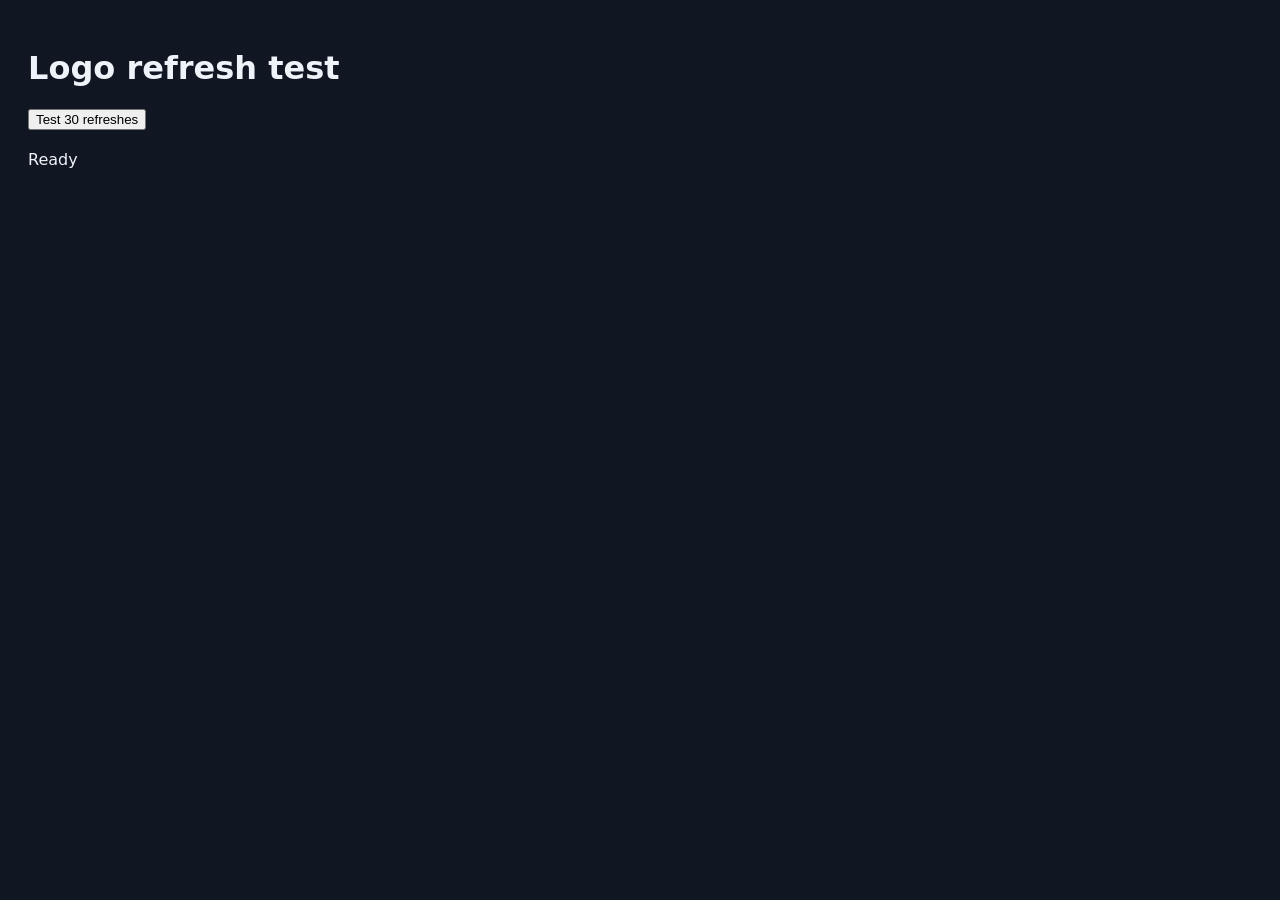
<file: tests/company-logos.browser.html>
<!doctype html>
<meta charset="utf-8">
<meta name="viewport" content="width=device-width, initial-scale=1">
<title>Company logo refresh regression</title>
<link rel="stylesheet" href="../css/company-logos.css">
<style>body{font:16px system-ui;background:#101722;color:#eef3f9;padding:20px}.stock{margin:20px 0}.s-nm{font-size:13px}#result{white-space:pre-wrap;line-height:1.7}</style>
<h1>Logo refresh test</h1>
<button id="run">Test 30 refreshes</button>
<p id="result" role="status">Ready</p>
<div id="fixture"></div>
<script type="module">
import '../js/company-logos.js';
const fixture=document.getElementById('fixture'),result=document.getElementById('result');
const markup=`<div class="stock"><div class="s-tk">RNO.PA</div><div class="s-nm">Renault</div></div>
<div class="stock"><div class="s-tk">ZOMD.V</div><div class="s-nm">Zoomd Technologies</div></div>
<div data-ticker="RNO.PA"><span class="ticker-mark">RNO</span><b>Renault (second visible copy)</b></div>`;
const frame=()=>new Promise(resolve=>requestAnimationFrame(resolve));
const check=(ok,message)=>{if(!ok)throw new Error(message);};
document.getElementById('run').onclick=async()=>{
 try{
  fixture.innerHTML=markup;await frame();
  const originals=[...fixture.querySelectorAll('.company-logo img')];
  check(originals.length===3,'Missing logos before first paint');
  check(new Set(originals).size===3,'Concurrent copies must use separate images');
  await Promise.all(originals.map(img=>img.complete&&img.naturalWidth?Promise.resolve():new Promise((resolve,reject)=>{img.addEventListener('load',resolve,{once:true});img.addEventListener('error',reject,{once:true});})));
  for(let n=0;n<30;n++){
   fixture.innerHTML=markup;await frame();
   const current=[...fixture.querySelectorAll('.company-logo img')];
   check(current.length===3,'Missing logo on refresh '+n);
   current.forEach((img,i)=>{
    check(img===originals[i],'Decoded image replaced on refresh '+n);
    check(img.complete&&img.naturalWidth>0,'Image not ready on refresh '+n);
    check(getComputedStyle(img).opacity==='1','Logo hidden on refresh '+n);
   });
  }
  result.textContent='PASS: 30 refreshes.\nSame decoded images reused.\nNo missing or hidden logos before paint.\nConcurrent copies remain separate.';
 }catch(error){result.textContent='FAIL: '+error.message;console.error(error);}
};
</script>
</file>
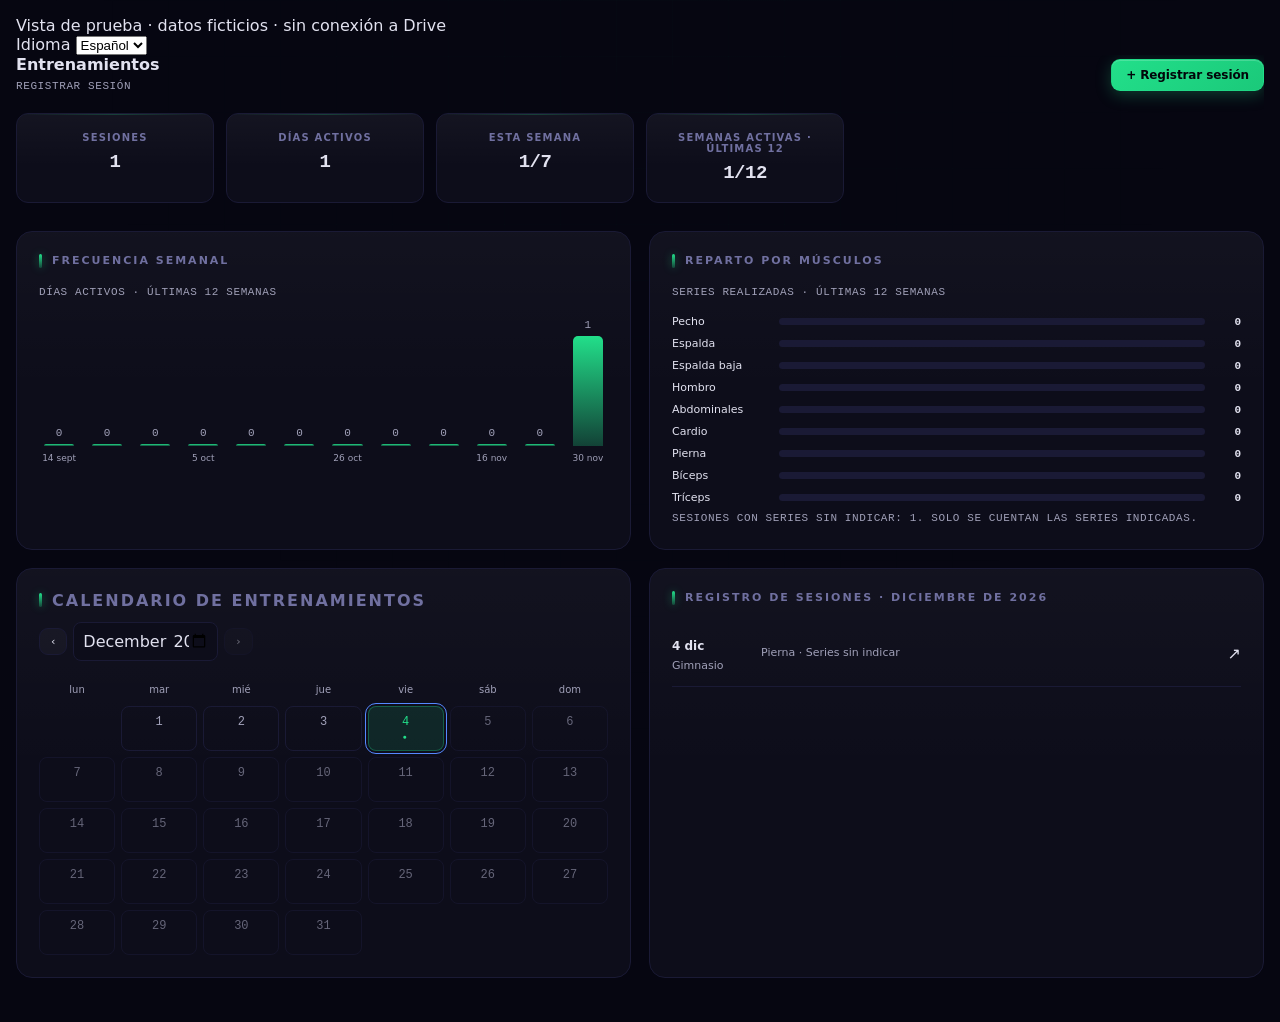
<file: tests/training-preview.html>
<!doctype html><html lang="es"><meta charset="utf-8"><meta name="viewport" content="width=device-width, initial-scale=1">
<title>Gym sets · isolated test</title><link rel="stylesheet" href="/css/styles.css"><link rel="stylesheet" href="/css/life.css">
<body style="padding:16px"><p>Vista de prueba · datos ficticios · sin conexión a Drive</p>
<label>Idioma <select id="testLanguage"><option value="es">Español</option><option value="en">English</option></select></label>
<main id="trainingDashboard"></main><div class="overlay" id="ov"><div class="modal" id="mod"></div></div>
<script type="module">
import {D,setAuthed} from '/js/state.js';
import {today,DEFAULT_ACTIVITIES} from '/js/life-schema.js';
import {renderTraining} from '/js/training.js';
import {initI18n} from '/js/i18n.js';
Object.assign(D,JSON.parse(sessionStorage.getItem('gym-test')||'null')||{preferences:{language:'es',theme:'dark'},activities:structuredClone(DEFAULT_ACTIVITIES),workouts:[{id:'old',date:today(),mode:'gym',muscles:['legs']}]});
setAuthed(true);initI18n();renderTraining();
document.getElementById('testLanguage').value=D.preferences.language;
document.getElementById('testLanguage').onchange=e=>{D.preferences.language=e.target.value;renderTraining();};
</script></body></html>
</file>
<file: css/company-logos.css>
.company-logo{--logo-bg:#fff;position:relative;display:inline-flex;align-items:center;justify-content:center;width:40px;height:40px;min-width:40px;flex:0 0 40px;border-radius:9px;overflow:hidden;background:var(--bg-card-2,var(--panel2,#19212c));border:1px solid var(--border,var(--line,#28313e));vertical-align:middle;color:var(--text-dim,var(--muted,#909aaa));isolation:isolate}
.company-logo img{position:absolute;inset:0;display:block;width:100%;height:100%;object-fit:contain;padding:5px;background:var(--logo-bg);z-index:1}
.company-logo.logo-loaded img{opacity:1}.company-logo .company-initials{font:600 10px system-ui,sans-serif;letter-spacing:0;text-transform:uppercase;white-space:nowrap}
.company-heading{display:flex;align-items:center;gap:10px;min-width:0}.company-heading-text{min-width:0}.company-heading .s-nm{overflow-wrap:anywhere}.company-heading .s-tk{line-height:1.5}
.company-label{display:flex;align-items:center;gap:9px;min-width:0}.company-label-text{min-width:0;overflow-wrap:anywhere}.company-label-text>small{display:block}
.company-logo.company-logo-small{width:28px;height:28px;min-width:28px;flex-basis:28px;border-radius:7px}.company-logo-small img{padding:3px}.company-logo-small .company-initials{font-size:8px}
.company-logo.ticker-mark{display:inline-flex;background:var(--panel2,#19212c);color:var(--muted,#909aaa);width:36px;height:36px;min-width:36px;flex-basis:36px;padding:0}
.company-watch-identity{display:inline-flex;align-items:center;gap:9px;min-width:0}.company-detail-title{display:flex;align-items:center;gap:12px}
#tradesTable th:nth-child(2),#tradesTable tbody td:nth-child(2){min-width:220px}
#tradesTable .company-label-text{overflow-wrap:normal;word-break:normal}
@media(max-width:540px){.company-heading{gap:8px}.company-heading>.company-logo{width:34px;height:34px;min-width:34px;flex-basis:34px}.company-logo.company-logo-small{width:25px;height:25px;min-width:25px;flex-basis:25px}.company-label{gap:7px}.company-logo.ticker-mark{width:32px;height:32px;min-width:32px;flex-basis:32px}.company-detail-title{gap:9px}.company-detail-title .company-logo{width:32px;height:32px;min-width:32px;flex-basis:32px}}
</file>
<file: css/styles.css>
/* ============================================================
   Track CMG — Premium fintech dashboard
   Design system: dark-first, glassmorphism, gradient accents.
   IMPORTANT: All CSS variable names + hex values are preserved
   because Chart.js references them hard-coded in js/.
   ============================================================ */

/* ── Tokens ───────────────────────────────────────────── */
:root{
  /* Backgrounds (--bg-card and --bg-hover are read by JS) */
  --bg:#060611;
  --bg-2:#08081a;
  --bg-card:#0d0d1a;
  --bg-card-2:#11112a;
  --bg-hover:#161630;
  --bg-elev:#14142e;

  /* Borders (--border and --border-focus referenced by JS) */
  --border:#1a1a35;
  --border-focus:#2d2d55;
  --border-soft:rgba(255,255,255,.04);

  /* Text (--text, --text-dim, --text-muted referenced by JS) */
  --text:#e2e2f0;
  --text-dim:#a0a0b8;
  --text-muted:#7070a0;

  /* Brand & semantic (all referenced by JS / Chart.js) */
  --green:#22df8a;        --green-bg:rgba(34,223,138,.08);
  --red:#ff4466;          --red-bg:rgba(255,68,102,.08);
  --blue:#5588ff;         --blue-bg:rgba(85,136,255,.08);
  --amber:#ffaa22;        --amber-bg:rgba(255,170,34,.08);
  --purple:#aa66ff;       --purple-bg:rgba(170,102,255,.08);
  --cyan:#22dddd;

  /* Type */
  --ff-sans:'Sora',system-ui,-apple-system,sans-serif;
  --ff-mono:'IBM Plex Mono',ui-monospace,'Cascadia Code','Menlo',monospace;
}

/* ── Base ───────────────────────────────────────────── */
*{margin:0;padding:0;box-sizing:border-box}
html,body{
  background:var(--bg);
  color:var(--text);
  font-family:var(--ff-sans);
  -webkit-font-smoothing:antialiased;
  -moz-osx-font-smoothing:grayscale;
  text-rendering:optimizeLegibility;
}
body{min-height:100vh;font-feature-settings:'cv11','ss01'}

/* Aurora gradient backdrop */
.bg-mesh{
  position:fixed;inset:0;z-index:0;pointer-events:none;
  background:
    radial-gradient(ellipse 720px 500px at 12% 8%,rgba(34,223,138,.08),transparent 60%),
    radial-gradient(ellipse 600px 600px at 88% 18%,rgba(85,136,255,.06),transparent 60%),
    radial-gradient(ellipse 500px 400px at 50% 92%,rgba(170,102,255,.05),transparent 60%);
}
.scanline{
  position:fixed;inset:0;z-index:0;pointer-events:none;
  opacity:.018;
  background:repeating-linear-gradient(0deg,transparent 0,transparent 2px,rgba(255,255,255,.05) 2px,rgba(255,255,255,.05) 3px);
  mix-blend-mode:overlay;
}
/* Subtle grid overlay (Stripe-like) */
body::before{
  content:'';
  position:fixed;inset:0;z-index:0;pointer-events:none;
  background-image:
    linear-gradient(rgba(34,223,138,.025) 1px,transparent 1px),
    linear-gradient(90deg,rgba(34,223,138,.025) 1px,transparent 1px);
  background-size:56px 56px;
  -webkit-mask-image:radial-gradient(ellipse at 50% 0%,rgba(0,0,0,.55),transparent 70%);
          mask-image:radial-gradient(ellipse at 50% 0%,rgba(0,0,0,.55),transparent 70%);
}

.wrap{position:relative;z-index:1;max-width:1380px;margin:0 auto;padding:24px 20px 64px}
main{display:block;min-height:100vh;contain:content}

/* ── Header ────────────────────────────────────────── */
header{
  display:flex;justify-content:space-between;align-items:center;
  flex-wrap:wrap;gap:14px;
  padding:14px 18px;
  margin-bottom:22px;
  background:rgba(10,10,22,.62);
  border:1px solid var(--border);
  border-radius:16px;
  -webkit-backdrop-filter:blur(20px) saturate(180%);
          backdrop-filter:blur(20px) saturate(180%);
  box-shadow:0 1px 0 rgba(255,255,255,.03) inset,0 8px 32px rgba(0,0,0,.4);
}

.brand{display:flex;align-items:center;gap:12px;position:relative}
.brand-mark{
  width:40px;height:40px;border-radius:11px;
  background:linear-gradient(135deg,var(--green),var(--cyan) 50%,var(--blue));
  display:grid;place-items:center;
  font-weight:800;font-size:16px;color:#02060a;
  box-shadow:0 0 0 1px rgba(255,255,255,.08),0 6px 20px rgba(34,223,138,.28);
}
.logo-small{
  width:36px;height:36px;border-radius:11px;object-fit:cover;flex-shrink:0;
  box-shadow:0 0 0 1px rgba(255,255,255,.08),0 4px 18px rgba(34,223,138,.22);
}
.brand h1{
  font-size:18px;font-weight:700;letter-spacing:-.4px;
  background:linear-gradient(180deg,#fff 0%,#b8b8d4 110%);
  -webkit-background-clip:text;background-clip:text;
  -webkit-text-fill-color:transparent;
}
.brand small{
  display:block;
  color:var(--text-muted);font-family:var(--ff-mono);
  font-size:9px;letter-spacing:1.8px;text-transform:uppercase;
  margin-top:2px;
}

.hdr-r{display:flex;align-items:center;justify-content:flex-end;gap:8px;flex-wrap:nowrap;flex:1}

.live-dot{
  width:8px;height:8px;border-radius:50%;
  background:var(--green);
  box-shadow:0 0 0 4px rgba(34,223,138,.16),0 0 14px rgba(34,223,138,.7);
  animation:pulseDot 2s infinite;
}
@keyframes pulseDot{
  0%,100%{box-shadow:0 0 0 4px rgba(34,223,138,.12),0 0 14px rgba(34,223,138,.5)}
  50%{box-shadow:0 0 0 7px rgba(34,223,138,.04),0 0 22px rgba(34,223,138,.85)}
}

.ts{
  font-family:var(--ff-mono);font-size:11px;color:var(--text-dim);
  padding:6px 11px;
  background:rgba(255,255,255,.03);
  border:1px solid var(--border-soft);
  border-radius:7px;letter-spacing:.3px;
}
.sync-status{
  font-family:var(--ff-mono);font-size:10px;
  padding:5px 10px;border-radius:7px;
  border:1px solid var(--border);
  background:rgba(255,255,255,.02);
  text-transform:uppercase;letter-spacing:1.2px;font-weight:600;
}

/* ── Tabs (segmented pill bar) ───────────────────── */
.tab-bar{
  display:flex;gap:4px;padding:6px;
  margin-bottom:28px;
  background:rgba(10,10,22,.6);
  border:1px solid var(--border);
  border-radius:14px;
  overflow-x:auto;
  -webkit-overflow-scrolling:touch;
  -webkit-backdrop-filter:blur(20px) saturate(180%);
          backdrop-filter:blur(20px) saturate(180%);
}
.tab-bar::-webkit-scrollbar{display:none}
.tab-btn{
  padding:10px 18px;
  border:1px solid transparent;
  background:transparent;
  color:var(--text-muted);
  font-family:var(--ff-sans);
  font-size:13px;font-weight:500;
  cursor:pointer;
  transition:all .2s cubic-bezier(.4,0,.2,1);
  border-radius:10px;
  white-space:nowrap;
  position:relative;
  letter-spacing:-.1px;
}
.tab-btn:hover{color:var(--text);background:rgba(255,255,255,.03)}
.tab-btn.active{
  color:var(--text);
  background:linear-gradient(180deg,rgba(34,223,138,.16) 0%,rgba(34,223,138,.06) 100%);
  border-color:rgba(34,223,138,.24);
  box-shadow:0 0 0 1px rgba(34,223,138,.12),0 6px 20px rgba(34,223,138,.1);
}
.tab-content{display:none}
.tab-content.active{display:block;animation:tabIn .3s ease}
@keyframes tabIn{from{opacity:0;transform:translateY(6px)}to{opacity:1;transform:none}}

/* ── Buttons ───────────────────────────────────────── */
.btn{
  padding:8px 14px;border-radius:9px;
  border:1px solid var(--border);
  background:rgba(255,255,255,.03);
  color:var(--text);
  cursor:pointer;
  font-family:var(--ff-sans);
  font-size:12px;font-weight:500;
  transition:all .18s ease;
  display:inline-flex;align-items:center;gap:6px;
  letter-spacing:-.1px;
}
.btn:hover{
  background:rgba(255,255,255,.06);
  border-color:var(--border-focus);
  transform:translateY(-1px);
}
.btn-g{
  background:linear-gradient(135deg,var(--green) 0%,#1bc97a 100%);
  color:#02060a;
  border-color:rgba(34,223,138,.4);
  font-weight:600;
  box-shadow:0 4px 16px rgba(34,223,138,.25),0 1px 0 rgba(255,255,255,.18) inset;
}
.btn-g:hover{
  filter:brightness(1.06);
  box-shadow:0 6px 22px rgba(34,223,138,.4),0 1px 0 rgba(255,255,255,.22) inset;
  transform:translateY(-1px);
}
.btn-sm{padding:6px 11px;font-size:11px}
.btn-r{background:var(--red-bg);color:var(--red);border-color:rgba(255,68,102,.25)}
.btn-amber{background:var(--amber-bg);color:var(--amber);border-color:rgba(255,170,34,.25)}
.btn-amber:hover{background:rgba(255,170,34,.16)}
.btn:disabled{opacity:.45;cursor:not-allowed;pointer-events:none}

/* ── Hero ─────────────────────────────────────────── */
.hero{
  position:relative;text-align:center;
  padding:48px 20px 38px;
  margin-bottom:32px;
  border-radius:20px;
  background:
    radial-gradient(ellipse 600px 280px at 50% 0%,rgba(34,223,138,.13),transparent 60%),
    linear-gradient(180deg,rgba(34,223,138,.05) 0%,transparent 100%),
    linear-gradient(160deg,rgba(255,255,255,.025),transparent 60%);
  border:1px solid rgba(34,223,138,.16);
  overflow:hidden;
  min-height:200px;
  box-shadow:0 1px 0 rgba(255,255,255,.04) inset,0 12px 40px rgba(0,0,0,.35);
}
.hero::before{
  content:'';position:absolute;left:0;right:0;top:0;
  height:1px;
  background:linear-gradient(90deg,transparent 0,rgba(34,223,138,.6) 50%,transparent 100%);
}
.hero-lbl{
  font-size:11px;color:var(--text-muted);
  text-transform:uppercase;letter-spacing:3px;
  margin-bottom:14px;font-family:var(--ff-mono);font-weight:600;
}
.hero-val{
  font-family:var(--ff-mono);
  font-size:clamp(40px,8vw,76px);
  font-weight:700;letter-spacing:-3px;
  background:linear-gradient(180deg,#fff 0%,var(--green) 60%,#1bc97a 100%);
  -webkit-background-clip:text;background-clip:text;
  -webkit-text-fill-color:transparent;
  line-height:1.05;margin-bottom:14px;
  filter:drop-shadow(0 2px 14px rgba(34,223,138,.28));
  position:relative;
}
.hero-sub{
  display:flex;gap:10px;justify-content:center;flex-wrap:wrap;
  font-family:var(--ff-mono);font-size:11px;
  color:var(--text-muted);
  margin-top:14px;
}
.hero-sub span{
  padding:5px 12px;
  background:rgba(255,255,255,.03);
  border:1px solid var(--border-soft);
  border-radius:7px;
  letter-spacing:.3px;
}

/* ── Stock grid ───────────────────────────────────── */
.sg{
  display:grid;
  grid-template-columns:repeat(auto-fill,minmax(330px,1fr));
  gap:14px;
  margin-bottom:28px;
  min-height:80px;
}
.stock{
  position:relative;
  background:
    linear-gradient(180deg,rgba(255,255,255,.025) 0%,transparent 50%),
    var(--bg-card);
  border:1px solid var(--border);
  border-radius:16px;
  padding:20px;
  transition:all .25s cubic-bezier(.4,0,.2,1);
  overflow:hidden;
}
.stock::before{
  content:'';position:absolute;inset:0;pointer-events:none;
  border-radius:inherit;padding:1px;
  background:linear-gradient(135deg,rgba(34,223,138,0),rgba(85,136,255,0));
  -webkit-mask:linear-gradient(#fff 0 0) content-box,linear-gradient(#fff 0 0);
  -webkit-mask-composite:xor;mask-composite:exclude;
  transition:background .25s;
  opacity:0;
}
.stock:hover{
  border-color:rgba(34,223,138,.18);
  transform:translateY(-2px);
  box-shadow:0 12px 32px rgba(0,0,0,.45),0 0 0 1px rgba(34,223,138,.08);
}
.stock:hover::before{
  background:linear-gradient(135deg,rgba(34,223,138,.4),rgba(85,136,255,.18));
  opacity:1;
}
.s-top{display:flex;justify-content:space-between;align-items:flex-start;margin-bottom:14px;gap:10px}
.s-tk{
  font-family:var(--ff-mono);font-size:21px;font-weight:700;
  display:flex;align-items:center;gap:8px;letter-spacing:-.4px;
}
.s-nm{font-size:12px;color:var(--text-muted);margin-top:2px}
.s-pr{
  font-family:var(--ff-mono);font-size:28px;font-weight:600;
  margin:8px 0 0;letter-spacing:-1px;
}
.s-pr .cur{font-size:13px;color:var(--text-muted);font-weight:400;margin-left:4px}
.s-chg{text-align:right;font-family:var(--ff-mono)}
.s-chg .pct{font-size:16px;font-weight:700;letter-spacing:-.3px}
.s-chg .abs{font-size:11px}

.tag{
  font-size:9px;padding:3px 8px;border-radius:5px;
  font-weight:700;letter-spacing:.8px;
  font-family:var(--ff-mono);text-transform:uppercase;
}
.tag-usd{background:var(--blue-bg);color:var(--blue)}
.tag-cad{background:var(--amber-bg);color:var(--amber)}
.tag-gbp{background:var(--purple-bg);color:var(--purple)}
.tag-pe{background:rgba(85,136,255,.14);color:var(--blue)}
.tag-yield{background:rgba(34,223,138,.12);color:var(--green)}

.s-meta{
  display:grid;grid-template-columns:1fr 1fr;
  gap:10px 14px;
  padding-top:14px;margin-top:12px;
  border-top:1px solid var(--border);
}
.ml{font-size:10px;color:var(--text-muted);text-transform:uppercase;letter-spacing:.8px;font-weight:600}
.mv{font-family:var(--ff-mono);font-size:13px;font-weight:600;margin-top:3px;letter-spacing:-.2px}

.up{color:var(--green)}
.dn{color:var(--red)}

/* ── Card grid ────────────────────────────────────── */
.cg{
  display:grid;
  grid-template-columns:repeat(auto-fit,minmax(360px,1fr));
  gap:16px;
  margin-bottom:16px;
  min-height:300px;
}
/* Filas sin canvas (heatmap): la altura la manda el contenido, así el bloque
   crece solo al añadirse años y no deja hueco vacío con pocos. */
.cg-auto{min-height:0}
.card{
  position:relative;
  background:
    linear-gradient(180deg,rgba(255,255,255,.025) 0%,transparent 50%),
    var(--bg-card);
  border:1px solid var(--border);
  border-radius:16px;
  padding:22px;
  transition:border-color .2s;
}
.card:hover{border-color:var(--border-focus)}
.card h2{
  font-size:11px;color:var(--text-muted);
  text-transform:uppercase;letter-spacing:2px;
  margin-bottom:16px;font-weight:700;
  display:flex;align-items:center;gap:10px;
}
.card h2::before{
  content:'';display:inline-block;width:3px;height:14px;
  background:linear-gradient(180deg,var(--green),rgba(34,223,138,.25));
  border-radius:3px;
  box-shadow:0 0 8px rgba(34,223,138,.4);
}

.ch{position:relative;width:100%}
.ch-s{height:280px;min-height:280px;contain:layout style}
.ch-l{height:380px;min-height:380px;contain:layout style}

/* ── Tables ───────────────────────────────────────── */
.tbl-wrap{
  overflow-x:auto;
  border-radius:14px;
  border:1px solid var(--border);
  background:var(--bg-card);
}
table{width:100%;border-collapse:collapse;font-size:13px}
th{
  background:rgba(255,255,255,.03);
  color:var(--text-muted);
  font-size:10px;text-transform:uppercase;
  letter-spacing:1.2px;font-weight:700;
  padding:14px 16px;text-align:left;
  white-space:nowrap;
  border-bottom:1px solid var(--border);
}
td{
  padding:12px 16px;
  border-bottom:1px solid rgba(255,255,255,.04);
  font-family:var(--ff-mono);
  font-size:12px;white-space:nowrap;
}
tr:last-child td{border-bottom:none}
tr{transition:background .15s}
tr:hover td{background:rgba(255,255,255,.025)}
.tbl-foot td{
  background:rgba(34,223,138,.04);
  font-weight:700;
  border-top:2px solid rgba(34,223,138,.22);
}

/* ── Sum cards ──────────────────────────────────── */
.sum-grid{
  display:grid;
  grid-template-columns:repeat(auto-fill,minmax(190px,1fr));
  gap:12px;margin-bottom:28px;
}
.sum-card{
  position:relative;
  background:
    linear-gradient(180deg,rgba(255,255,255,.03) 0%,transparent 60%),
    var(--bg-card);
  border:1px solid var(--border);
  border-radius:12px;
  padding:18px;
  text-align:center;
  min-width:0;overflow:hidden;
  transition:border-color .2s,transform .2s;
}
.sum-card:hover{border-color:var(--border-focus);transform:translateY(-1px)}
.sum-card::before{
  content:'';position:absolute;inset:0 0 auto 0;height:1px;
  background:linear-gradient(90deg,transparent,rgba(34,223,138,.4),transparent);
  opacity:.55;
}
.sum-lbl{
  font-size:10px;color:var(--text-muted);
  text-transform:uppercase;letter-spacing:1.2px;
  margin-bottom:8px;font-weight:600;
}
.sum-val{
  font-family:var(--ff-mono);
  font-size:19px;font-weight:700;
  word-break:break-word;overflow-wrap:break-word;
  letter-spacing:-.5px;
}

/* ── Media cards (Books/Movies/Series) ─────────── */
.game-fields{display:grid;grid-template-columns:repeat(2,minmax(0,1fr));gap:0 14px}
.game-fields .fg{min-width:0}
@media(max-width:600px){.game-fields{grid-template-columns:1fr}}
.media-grid{
  display:grid;
  grid-template-columns:repeat(auto-fill,minmax(310px,1fr));
  gap:14px;margin-bottom:28px;
}
.m-card{
  background:
    linear-gradient(180deg,rgba(255,255,255,.025) 0%,transparent 50%),
    var(--bg-card);
  border:1px solid var(--border);
  border-radius:14px;
  padding:18px;
  transition:all .2s;
}
.m-card:hover{
  border-color:var(--border-focus);
  transform:translateY(-1px);
  box-shadow:0 8px 24px rgba(0,0,0,.32);
}
.m-card-top{display:flex;justify-content:space-between;align-items:flex-start;margin-bottom:10px;gap:12px}
.m-card-title{font-size:14px;font-weight:700;line-height:1.3;flex:1;letter-spacing:-.2px}
.m-card-rating{font-family:var(--ff-mono);font-size:17px;font-weight:700;white-space:nowrap}
.m-card-meta{font-size:11px;color:var(--text-muted);margin-bottom:10px;line-height:1.6}
.m-card-opinion{
  font-size:12px;color:var(--text-dim);line-height:1.6;
  border-top:1px solid var(--border);padding-top:10px;margin-top:6px;
}

/* ── Filter bar ──────────────────────────────────── */
.filter-bar{
  display:flex;gap:10px;flex-wrap:wrap;align-items:center;
  margin-bottom:22px;
  padding:10px;
  background:rgba(255,255,255,.02);
  border:1px solid var(--border);
  border-radius:12px;
}
.filter-bar input,.filter-bar select{
  padding:9px 12px;border-radius:8px;
  border:1px solid var(--border);
  background:var(--bg);color:var(--text);
  font-family:var(--ff-mono);font-size:12px;
  outline:none;transition:all .15s;
}
.filter-bar input:focus,.filter-bar select:focus{
  border-color:var(--green);
  box-shadow:0 0 0 3px rgba(34,223,138,.15);
}
.filter-bar input{flex:1;min-width:200px}
.filter-bar select{min-width:130px}

/* ── Gym form ────────────────────────────────────── */
.gym-form{
  display:flex;gap:12px;flex-wrap:wrap;align-items:flex-end;
  margin-bottom:24px;
  padding:18px;
  background:
    linear-gradient(180deg,rgba(34,223,138,.04),transparent),
    var(--bg-card);
  border:1px solid var(--border);
  border-radius:14px;
}
.gym-form .fg{margin-bottom:0;flex:1;min-width:130px}
.gym-form label{
  display:block;font-size:10px;
  color:var(--text-muted);
  text-transform:uppercase;letter-spacing:1.2px;
  margin-bottom:5px;font-weight:600;
}
.gym-form input{
  width:100%;padding:9px 12px;
  border-radius:8px;border:1px solid var(--border);
  background:var(--bg);color:var(--text);
  font-family:var(--ff-mono);font-size:13px;
  outline:none;transition:all .15s;
}
.gym-form input:focus{
  border-color:var(--green);
  box-shadow:0 0 0 3px rgba(34,223,138,.15);
}

/* ── Modal ──────────────────────────────────────── */
.overlay{
  display:none;position:fixed;inset:0;
  background:rgba(0,0,0,.78);
  -webkit-backdrop-filter:blur(10px);
          backdrop-filter:blur(10px);
  z-index:100;place-items:center;
}
.overlay.open{display:grid}
.modal{
  background:
    linear-gradient(180deg,rgba(255,255,255,.04) 0%,transparent 60%),
    var(--bg-card);
  border:1px solid var(--border-focus);
  border-radius:20px;
  padding:30px;
  width:92%;max-width:540px;
  animation:pop .28s cubic-bezier(.4,0,.2,1);
  max-height:90vh;overflow-y:auto;
  box-shadow:0 30px 80px rgba(0,0,0,.6),0 0 0 1px rgba(255,255,255,.04);
}
@keyframes pop{from{opacity:0;transform:scale(.94) translateY(12px)}to{opacity:1;transform:none}}
.modal h2{font-size:20px;margin-bottom:4px;font-weight:700;letter-spacing:-.4px}
.modal p{color:var(--text-muted);font-size:13px;margin-bottom:20px}

/* ── Forms ───────────────────────────────────────── */
.fg{margin-bottom:14px}
.fg label{
  display:block;font-size:11px;
  color:var(--text-muted);
  text-transform:uppercase;letter-spacing:1.2px;
  margin-bottom:5px;font-weight:600;
}
.fg input,.fg select,.fg textarea{
  width:100%;padding:10px 14px;
  border-radius:9px;border:1px solid var(--border);
  background:var(--bg);color:var(--text);
  font-family:var(--ff-mono);font-size:14px;
  outline:none;transition:all .15s;
}
.fg textarea{font-size:12px;min-height:70px;resize:vertical}
.fg input:focus,.fg select:focus,.fg textarea:focus{
  border-color:var(--green);
  box-shadow:0 0 0 3px rgba(34,223,138,.15);
}
.m-btns{display:flex;gap:10px;margin-top:22px}
.m-btns .btn{flex:1;justify-content:center;padding:11px}

/* ── Toast ──────────────────────────────────────── */
.toast{
  position:fixed;bottom:24px;right:24px;
  padding:14px 22px;border-radius:12px;
  font-size:13px;font-weight:600;
  z-index:200;
  animation:pop .3s ease;
  font-family:var(--ff-sans);
  box-shadow:0 12px 40px rgba(0,0,0,.5),0 1px 0 rgba(255,255,255,.18) inset;
}
.toast-ok{background:linear-gradient(135deg,var(--green),#1bc97a);color:#02060a}
.toast-err{background:linear-gradient(135deg,var(--red),#e0264f);color:#fff}

/* ── Bench buttons ─────────────────────────────── */
.bench-grp{
  display:flex;gap:4px;padding:4px;
  background:rgba(255,255,255,.025);
  border-radius:9px;
  border:1px solid var(--border);
}
.bench-btn{
  background:transparent;border:1px solid transparent;
  color:var(--text-muted);
  padding:5px 12px;border-radius:6px;
  font-family:var(--ff-mono);font-size:11px;font-weight:600;
  cursor:pointer;transition:all .15s;
}
.bench-btn:hover{color:var(--text)}
.bench-btn.active{
  background:rgba(34,223,138,.14);
  border-color:rgba(34,223,138,.25);
  color:var(--green);
  box-shadow:0 0 0 1px rgba(34,223,138,.15);
}

/* ── Calculator ─────────────────────────────────── */
.calc-wrap{
  display:grid;grid-template-columns:1fr 1fr;gap:22px;
  align-items:start;
}
.calc-inputs{display:flex;flex-direction:column;gap:0}
.calc-result{
  background:
    linear-gradient(180deg,rgba(34,223,138,.05),transparent),
    rgba(255,255,255,.02);
  border:1px solid var(--border);
  border-radius:14px;
  padding:22px;
  font-family:var(--ff-mono);
}
.calc-result .cr-row{
  display:flex;justify-content:space-between;align-items:baseline;
  padding:10px 0;
  border-bottom:1px dashed rgba(255,255,255,.06);
  font-size:13px;
}
.calc-result .cr-row:last-child{border-bottom:none}
.calc-result .cr-lbl{
  color:var(--text-muted);font-size:10px;
  text-transform:uppercase;letter-spacing:1.2px;font-weight:600;
}
.calc-result .cr-val{font-weight:700;color:var(--text);font-size:14px;letter-spacing:-.2px}
.calc-result .cr-val.up{color:var(--green)}

/* ── 52-week range ─────────────────────────────── */
.s-wk52{
  display:flex;align-items:center;gap:8px;margin:10px 0 4px;
  font-family:var(--ff-mono);font-size:10px;
  color:var(--text-muted);min-width:0;
}
.s-wk52-track{
  flex:1;height:5px;border-radius:3px;
  background:rgba(255,255,255,.05);
  min-width:0;overflow:hidden;
}
.s-wk52-fill{
  height:100%;border-radius:3px;
  background:linear-gradient(90deg,var(--amber),var(--green));
  min-width:4px;
  box-shadow:0 0 10px rgba(34,223,138,.45);
}
.s-fund-tags{display:flex;gap:5px;flex-wrap:wrap;margin-top:8px}

/* ── Skeletons ──────────────────────────────────── */
@keyframes shimmer{0%{background-position:200% 0}100%{background-position:-200% 0}}
.skeleton{
  background:linear-gradient(90deg,var(--bg-card) 25%,var(--bg-hover) 50%,var(--bg-card) 75%);
  background-size:200% 100%;
  animation:shimmer 1.6s ease-in-out infinite;
  border-radius:6px;
  color:transparent !important;
  pointer-events:none;
}
.skeleton *{visibility:hidden}
.stock-skeleton{
  background:var(--bg-card);
  border:1px solid var(--border);
  border-radius:16px;
  padding:20px;
  display:flex;flex-direction:column;gap:12px;
}
.stock-skeleton .sk-line{height:14px;border-radius:4px}
.stock-skeleton .sk-line.sk-lg{height:24px;width:55%}
.stock-skeleton .sk-line.sk-xl{height:36px;width:40%}
.stock-skeleton .sk-line.sk-sm{height:10px;width:35%}
.stock-skeleton .sk-grid{
  display:grid;grid-template-columns:1fr 1fr;gap:8px;
  padding-top:14px;border-top:1px solid var(--border);
}
.stock-skeleton .sk-block{height:32px;border-radius:4px}

/* ── Edit mode visuals ──────────────────────────── */
.form-err{color:var(--red);font-size:12px;margin-bottom:10px;font-family:var(--ff-mono);display:none}
.edit-mode header{border-color:rgba(255,170,34,.3);transition:border-color .3s}
#btnAdmin{transition:all .2s}
.edit-mode #btnAdmin{
  background:var(--amber-bg);color:var(--amber);
  border-color:rgba(255,170,34,.4);font-weight:700;
}
@keyframes adminPulse{
  0%,100%{box-shadow:0 0 0 2px rgba(255,170,34,.18),0 0 16px rgba(255,170,34,.18)}
  50%{box-shadow:0 0 0 2px rgba(255,170,34,.3),0 0 28px rgba(255,170,34,.45)}
}
.edit-mode #btnAdmin{animation:adminPulse 2.2s infinite}
@keyframes fadeIn{from{opacity:0;transform:translateY(-6px)}to{opacity:1;transform:none}}
.add-section,#add-holding-container,#add-media-container{display:none !important}
body.edit-mode .add-section,body.edit-mode #add-holding-container{display:block !important;animation:fadeIn .3s}
body.edit-mode #portfolioEditWrap.add-section{display:flex !important;justify-content:flex-end;gap:8px;margin-bottom:16px}
body.edit-mode .gym-form.add-section{display:flex !important}
.wl-del-btn{display:none !important}
body.edit-mode .wl-del-btn{display:inline-flex !important}
body.edit-mode #wlTable tr[data-wl-idx]{cursor:pointer}

/* ── Color picker ──────────────────────────────── */
.cp-row{display:flex;align-items:center;gap:6px;flex-wrap:wrap;margin-top:6px}
.cp-swatch{
  width:22px;height:22px;border-radius:50%;
  cursor:pointer;flex-shrink:0;
  transition:transform .15s;
  border:2px solid transparent;
}
.cp-swatch:hover{transform:scale(1.3);border-color:rgba(255,255,255,.5)}
input[type=color]{
  width:32px;height:32px;padding:2px;
  border:1px solid var(--border);border-radius:6px;
  cursor:pointer;background:var(--bg-card);flex-shrink:0;
}

/* ── Detail / accordion ────────────────────────── */
.detail-chip{
  display:inline-flex;align-items:center;gap:5px;
  background:rgba(255,255,255,.03);
  border:1px solid var(--border);
  border-radius:7px;
  padding:4px 10px;
  font-family:var(--ff-mono);font-size:11px;
}
.detail-hist-row{
  display:flex;justify-content:space-between;align-items:center;
  padding:10px 0;
  border-bottom:1px solid rgba(255,255,255,.05);
  font-size:12px;font-family:var(--ff-mono);
}
.detail-hist-row:last-child{border-bottom:none}

@keyframes accordionIn{from{opacity:0;transform:translateY(-6px)}to{opacity:1;transform:none}}
.accordion-pane{
  grid-column:1/-1;
  background:
    linear-gradient(180deg,rgba(34,223,138,.04),transparent 30%),
    var(--bg-card);
  border:1px solid var(--border-focus);
  border-radius:16px;
  padding:22px;
  animation:accordionIn .25s ease;
  margin-bottom:4px;
  box-shadow:0 0 0 1px rgba(34,223,138,.08),0 12px 32px rgba(0,0,0,.4);
}
.accordion-pane .acc-header{display:flex;align-items:center;justify-content:space-between;margin-bottom:14px}
.accordion-pane .acc-ticker{font-family:var(--ff-mono);font-size:18px;font-weight:700;letter-spacing:-.4px}
.accordion-pane .acc-chips{display:flex;gap:6px;flex-wrap:wrap;margin-bottom:14px}
.accordion-pane .acc-grid{
  display:grid;grid-template-columns:repeat(auto-fill,minmax(220px,1fr));
  gap:10px;margin-bottom:16px;
}
.accordion-pane .acc-close{
  cursor:pointer;
  background:rgba(255,255,255,.04);
  border:1px solid var(--border);
  color:var(--text-muted);
  font-size:14px;line-height:1;
  width:30px;height:30px;border-radius:8px;
  display:grid;place-items:center;
  transition:all .15s;padding:0;
}
.accordion-pane .acc-close:hover{
  color:var(--red);
  border-color:rgba(255,68,102,.4);
  background:var(--red-bg);
}
.accordion-pane .acc-chart{height:100px;margin-bottom:14px}
.accordion-pane .acc-hist-title{
  font-size:10px;color:var(--text-muted);
  text-transform:uppercase;letter-spacing:1.2px;
  margin-bottom:8px;font-weight:600;
}
.stock.accordion-open{
  border-color:rgba(34,223,138,.3);
  box-shadow:0 0 0 1px rgba(34,223,138,.18),0 8px 24px rgba(34,223,138,.1);
}
.trade-detail-row td{
  padding:14px 18px;
  background:rgba(34,223,138,.03);
  border-top:1px solid var(--border-focus);
  border-bottom:1px solid var(--border-focus);
}
.trade-detail-row .td-grid{display:grid;grid-template-columns:repeat(auto-fill,minmax(220px,1fr));gap:10px;margin-bottom:8px}
.auth-locked #btnAuthCancel{opacity:.25;cursor:not-allowed}

/* ── Scrollbar ──────────────────────────────────── */
::-webkit-scrollbar{width:8px;height:8px}
::-webkit-scrollbar-track{background:var(--bg)}
::-webkit-scrollbar-thumb{background:var(--border);border-radius:4px}
::-webkit-scrollbar-thumb:hover{background:var(--border-focus)}

/* ── Responsive ─────────────────────────────────── */
@media(max-width:760px){
  .sg,.cg{grid-template-columns:1fr}
  .hero-val{font-size:38px;letter-spacing:-1.5px}
  .hero{padding:36px 18px 28px}
  .tab-btn{padding:9px 14px;font-size:12px}
  .media-grid{grid-template-columns:1fr}
  .sum-grid{grid-template-columns:1fr 1fr}
  .modal{width:96%;max-width:none;padding:22px;border-radius:16px}
  .m-card{padding:16px}
  .s-meta{grid-template-columns:1fr 1fr;gap:8px}
  .filter-bar{flex-direction:column}
  .filter-bar input,.filter-bar select{width:100%;min-width:0}
  .gym-form{flex-direction:column}
  .gym-form .fg{min-width:0}
  .tbl-wrap{font-size:11px}
  td,th{padding:10px 12px}
  .calc-wrap{grid-template-columns:1fr}
  .wrap{padding:18px 12px 48px}
  header{padding:12px 14px}
}
@media(max-width:600px){
  header{gap:8px}
  .hdr-r{gap:6px}
  /* El header se parte en dos filas: el estado (punto/hora/Synced) se pega al
     borde izquierdo y los botones al derecho — el hueco queda en el medio. */
  .hdr-r{justify-content:flex-start}
  #btnTheme{margin-left:auto}
  /* En móvil sobran export/import (⤓/⤒): sin ellos el botón Edit cabe.
     !important para ganar al display inline que gestiona app.js con la sesión. */
  #btnExport,#btnImport{display:none !important}
  #btnAdmin,#btnLogout{padding:6px 10px;font-size:11px}
  .brand h1{font-size:16px}
  .brand small{display:none}
  .ts,.sync-status{font-size:10px;padding:4px 8px}
  .m-card-title{font-size:14px}
  .m-card-opinion{font-size:12px}
}
@media(max-width:360px){
  .hdr-r{gap:4px}
  #btnAdmin,#btnLogout{padding:5px 8px;font-size:10px}
  .brand h1{font-size:14px}
  .ts{display:none}
  .sync-status{display:none}
  .live-dot{display:none}
}

/* ── Light theme ────────────────────────────────── */
html.theme-light{
  --bg:#f4f4fa;
  --bg-2:#eaeaf3;
  --bg-card:#ffffff;
  --bg-card-2:#f7f7fc;
  --bg-hover:#ebebf5;
  --bg-elev:#fff;
  --border:#d8d8e8;
  --border-focus:#b8b8d8;
  --border-soft:rgba(0,0,0,.05);
  --text:#18183a;
  --text-dim:#4a4a7a;
  --text-muted:#7878a0;
  --green:#0f9e5e;       --green-bg:rgba(15,158,94,.08);
  --red:#d42050;          --red-bg:rgba(212,32,80,.08);
  --blue:#2255cc;         --blue-bg:rgba(34,85,204,.08);
  --amber:#c46900;        --amber-bg:rgba(196,105,0,.08);
  --purple:#7733cc;       --purple-bg:rgba(119,51,204,.08);
  --cyan:#0088aa;
}
html.theme-light body::before{
  background-image:
    linear-gradient(rgba(15,158,94,.04) 1px,transparent 1px),
    linear-gradient(90deg,rgba(15,158,94,.04) 1px,transparent 1px);
}
html.theme-light .scanline{display:none}
html.theme-light .bg-mesh{
  background:
    radial-gradient(ellipse 600px 400px at 15% 8%,rgba(15,158,94,.06),transparent 60%),
    radial-gradient(ellipse 500px 500px at 85% 80%,rgba(34,85,204,.04),transparent 60%);
}
html.theme-light header,
html.theme-light .tab-bar{background:rgba(255,255,255,.78)}
html.theme-light .stock,
html.theme-light .card,
html.theme-light .sum-card,
html.theme-light .m-card{background:var(--bg-card)}
html.theme-light .hero{
  background:
    radial-gradient(ellipse 600px 280px at 50% 0%,rgba(15,158,94,.10),transparent 60%),
    linear-gradient(180deg,rgba(15,158,94,.04) 0%,transparent 100%),
    linear-gradient(160deg,rgba(0,0,0,.02),transparent 60%);
  border-color:rgba(15,158,94,.18);
}
html.theme-light .hero-val{
  background:linear-gradient(180deg,#18183a 0%,#0f9e5e 100%);
  -webkit-background-clip:text;background-clip:text;
  -webkit-text-fill-color:transparent;
}
html.theme-light .ts,
html.theme-light .sync-status,
html.theme-light .filter-bar,
html.theme-light .gym-form,
html.theme-light .bench-grp{background:rgba(255,255,255,.6)}
html.theme-light .modal{background:#fff}
html.theme-light .tbl-foot td{background:rgba(15,158,94,.06)}

/* ============================================================
   v2.1 polish pack — additive enhancements only.
   No existing token or selector behaviour is changed.
   ============================================================ */

/* ── Typography & global niceties ───────────────────── */
html{scroll-behavior:smooth}
body{accent-color:var(--green)}
::selection{background:rgba(34,223,138,.28);color:#fff}
html.theme-light ::selection{background:rgba(15,158,94,.22);color:#18183a}
/* Tabular figures: numbers align in tables, hero and stat cards */
.hero-val,.sum-val,.s-pr,.s-chg,td,.mv,.calc-result,.m-card-rating{
  font-variant-numeric:tabular-nums;
}

/* ── Skip link (a11y) ───────────────────────────────── */
.skip-link{
  position:fixed;top:-60px;left:16px;z-index:9999;
  padding:10px 16px;border-radius:10px;
  background:var(--green);color:#02060a;
  font-family:var(--ff-sans);font-size:13px;font-weight:700;
  text-decoration:none;transition:top .2s ease;
}
.skip-link:focus-visible{top:16px}

/* ── Keyboard focus rings ───────────────────────────── */
.btn:focus-visible,.tab-btn:focus-visible,.bench-btn:focus-visible,
input:focus-visible,select:focus-visible,textarea:focus-visible{
  outline:2px solid var(--green);outline-offset:2px;
}

/* ── Sticky glass header ────────────────────────────── */
header{position:sticky;top:10px;z-index:60}

/* ── Hero: slow drifting glow orb ───────────────────── */
.hero::after{
  content:'';position:absolute;width:340px;height:340px;
  left:50%;top:-180px;border-radius:50%;pointer-events:none;
  background:radial-gradient(circle,rgba(34,223,138,.14),transparent 65%);
  animation:heroDrift 14s ease-in-out infinite alternate;
}
@keyframes heroDrift{
  from{transform:translateX(-90%) }
  to{transform:translateX(-10%)}
}

/* ── Micro-interactions ─────────────────────────────── */
.btn:active{transform:translateY(0) scale(.97)}
.tab-btn:active{transform:scale(.97)}
.card{transition:border-color .2s,transform .2s,box-shadow .2s}
.card:hover{transform:translateY(-1px);box-shadow:0 10px 30px rgba(0,0,0,.3)}
html.theme-light .card:hover{box-shadow:0 10px 30px rgba(24,24,58,.08)}

/* Table rows: accent edge on hover */
tbody tr{border-left:2px solid transparent}
tbody tr:hover{border-left-color:rgba(34,223,138,.45)}

/* Toast: slide in from the right */
@keyframes toastIn{from{opacity:0;transform:translateX(28px)}to{opacity:1;transform:none}}
.toast{animation:toastIn .28s cubic-bezier(.4,0,.2,1)}

/* ── Empty states ───────────────────────────────────── */
.empty-state{
  color:var(--text-muted);text-align:center;
  padding:36px 20px;font-size:13px;line-height:1.7;
  font-family:var(--ff-mono);
}

/* Fix: brand title was white-gradient (invisible) on light header */
html.theme-light .brand h1{
  background:linear-gradient(180deg,#18183a 0%,#4a4a7a 110%);
  -webkit-background-clip:text;background-clip:text;
}

/* ── Sum card sub-line (used by insights tiles) ─────── */
.sum-sub{
  font-family:var(--ff-mono);font-size:9px;color:var(--text-muted);
  margin-top:5px;letter-spacing:.6px;text-transform:uppercase;
}

/* ── Monthly returns heatmap ────────────────────────── */
.heatmap-wrap{display:flex;flex-direction:column;gap:4px;padding:6px 0}
.hm-row{display:grid;grid-template-columns:44px repeat(12,1fr);gap:4px;align-items:stretch}
.hm-head .hm-c{
  font-family:var(--ff-mono);font-size:9px;color:var(--text-muted);
  text-align:center;font-weight:700;letter-spacing:.5px;padding:2px 0;
}
.hm-y{
  font-family:var(--ff-mono);font-size:11px;font-weight:700;
  color:var(--text-dim);display:flex;align-items:center;
}
.hm-c{min-height:34px;border-radius:6px}
.hm-cell{
  display:flex;align-items:center;justify-content:center;
  font-family:var(--ff-mono);font-size:9px;font-weight:700;
  color:#fff;text-shadow:0 1px 2px rgba(0,0,0,.45);
  cursor:default;transition:transform .12s;
}
.hm-cell:hover{transform:scale(1.12)}
.hm-empty{background:rgba(255,255,255,.025);border:1px dashed var(--border)}
html.theme-light .hm-cell{color:#18183a;text-shadow:none}
html.theme-light .hm-empty{background:rgba(0,0,0,.03)}
@media(max-width:760px){
  .hm-row{grid-template-columns:36px repeat(12,1fr);gap:2px}
  .hm-c{min-height:26px}
  .hm-cell{font-size:7px}
}

/* ── Road to €1M ────────────────────────────────────── */
.ms-head{
  display:flex;justify-content:space-between;align-items:baseline;
  flex-wrap:wrap;gap:8px;margin-bottom:10px;
}
.ms-now{font-family:var(--ff-mono);font-size:22px;font-weight:700;letter-spacing:-.5px;color:var(--green)}
.ms-target{font-family:var(--ff-mono);font-size:12px;color:var(--text-muted)}
.ms-pct{font-family:var(--ff-mono);font-size:14px;font-weight:700;color:var(--text-dim)}
.ms-track{
  height:10px;border-radius:6px;overflow:hidden;
  background:rgba(255,255,255,.05);
  border:1px solid var(--border);
  margin-bottom:18px;
}
html.theme-light .ms-track{background:rgba(0,0,0,.05)}
.ms-fill{
  height:100%;border-radius:6px;min-width:6px;
  background:linear-gradient(90deg,#1bc97a,var(--green),var(--cyan));
  box-shadow:0 0 14px rgba(34,223,138,.5);
  transition:width .8s cubic-bezier(.4,0,.2,1);
}
.ms-grid{
  display:grid;grid-template-columns:repeat(auto-fill,minmax(110px,1fr));
  gap:8px;margin-bottom:12px;
}
.ms-item{
  text-align:center;padding:10px 6px;border-radius:10px;
  border:1px solid var(--border);
  background:rgba(255,255,255,.02);
}
.ms-item.ms-done{
  border-color:rgba(34,223,138,.35);
  background:rgba(34,223,138,.07);
}
.ms-amt{font-family:var(--ff-mono);font-size:14px;font-weight:700;letter-spacing:-.3px}
.ms-done .ms-amt{color:var(--green)}
.ms-eta{font-family:var(--ff-mono);font-size:9px;color:var(--text-muted);margin-top:4px;letter-spacing:.5px;text-transform:uppercase}
.ms-done .ms-eta{color:var(--green)}
.ms-note{font-family:var(--ff-mono);font-size:10px;color:var(--text-muted);line-height:1.6;margin-top:8px}

/* ── Taste profile (media tabs) ─────────────────────── */
.tp-wrap{
  display:grid;grid-template-columns:repeat(auto-fit,minmax(240px,1fr));
  gap:22px;align-items:start;
}
.tp-sub{
  font-size:10px;color:var(--text-muted);font-weight:700;
  text-transform:uppercase;letter-spacing:1.2px;margin-bottom:10px;
}
.tp-bars{display:flex;align-items:flex-end;gap:4px;height:110px}
.tp-bar-col{
  flex:1;display:flex;flex-direction:column;align-items:center;
  justify-content:flex-end;height:100%;min-width:0;
}
.tp-bar{
  width:100%;border-radius:4px 4px 2px 2px;min-height:2px;
  opacity:.85;transition:opacity .15s;
}
.tp-bar-col:hover .tp-bar{opacity:1}
.tp-bar-val{font-family:var(--ff-mono);font-size:9px;color:var(--text-dim);margin-bottom:3px;min-height:12px}
.tp-bar-lbl{font-family:var(--ff-mono);font-size:9px;color:var(--text-muted);margin-top:5px;min-height:12px}
.tp-top{display:flex;flex-direction:column}
.tp-top-row{
  display:flex;justify-content:space-between;align-items:baseline;gap:10px;
  padding:7px 0;border-bottom:1px dashed rgba(255,255,255,.07);
  font-size:12px;
}
html.theme-light .tp-top-row{border-bottom-color:rgba(0,0,0,.08)}
.tp-top-row:last-child{border-bottom:none}
.tp-top-name{font-weight:600;letter-spacing:-.1px;overflow:hidden;text-overflow:ellipsis;white-space:nowrap}
.tp-top-meta{font-family:var(--ff-mono);font-size:11px;color:var(--text-muted);white-space:nowrap}
.tp-top-meta b{color:var(--amber)}

/* ── Reduced motion: respect the user ───────────────── */
@media(prefers-reduced-motion:reduce){
  *,*::before,*::after{
    animation-duration:.01ms !important;
    animation-iteration-count:1 !important;
    transition-duration:.01ms !important;
  }
  html{scroll-behavior:auto}
}

/* ── Print: clean report mode ───────────────────────── */
@media print{
  .bg-mesh,.scanline,.tab-bar,.hdr-r,.filter-bar,.add-section,
  .skip-link,#loginOv{display:none !important}
  body::before{display:none}
  html,body{background:#fff;color:#000}
  .card,.stock,.sum-card,.tbl-wrap{border-color:#ccc;box-shadow:none;background:#fff}
  header{position:static;background:#fff;box-shadow:none}
}
</file>
<file: css/life.css>
/* Shared life dashboard; intrinsic heights and touch targets on mobile. */
[hidden]{display:none!important}
#btnSettings{min-width:36px;font-size:19px;padding:6px 10px}
.sum-sub{font-size:11px;line-height:1.5;color:var(--text-dim);margin-top:6px}
.training-heading{display:flex;align-items:center;justify-content:space-between;gap:12px;flex-wrap:wrap;margin-bottom:18px}
.training-heading h2{margin:0;font-size:16px}
.training-heading p{margin:4px 0 0}
.training-grid{display:grid;grid-template-columns:repeat(2,minmax(0,1fr));gap:18px;margin-bottom:28px}
.training-grid .card{min-width:0;height:auto}
.training-bars{height:166px;display:flex;align-items:flex-end;gap:8px;margin-top:16px}
.training-bar{flex:1;min-width:0;display:flex;flex-direction:column;align-items:center;justify-content:flex-end}
.training-bar>div{width:75%;max-width:32px;min-height:2px;background:linear-gradient(var(--green),rgba(34,223,138,.25));border-radius:5px 5px 0 0}
.training-bar strong{font:11px 'IBM Plex Mono',monospace;margin-bottom:5px;color:var(--text-dim)}
.training-bar small{height:29px;width:100%;font-size:9px;margin-top:7px;text-align:center;color:var(--text-dim)}
.muscle-bars{display:grid;gap:9px;margin-top:15px}
.muscle-bars>div{display:grid;grid-template-columns:95px minmax(0,1fr) minmax(24px,max-content);gap:12px;align-items:center;font-size:11px}
.muscle-bars b{text-align:right;font-family:'IBM Plex Mono',monospace}
.muscle-track{height:7px;background:var(--border);border-radius:20px}
.muscle-track>div{height:100%;background:var(--blue);border-radius:20px}
.month-nav{display:flex;gap:6px;align-items:center;max-width:100%}
.month-nav input{width:145px;min-width:0;background:var(--bg-card);color:var(--text);border:1px solid var(--border);border-radius:8px;padding:8px;font:inherit}
.training-calendar{display:grid;grid-template-columns:repeat(7,minmax(0,1fr));gap:6px}
.weekday{text-align:center;color:var(--text-dim);font-size:10px;padding:5px 0}
.training-day{min-width:0;min-height:45px;border:1px solid var(--border);background:transparent;color:var(--text-dim);border-radius:8px;display:flex;flex-direction:column;align-items:center;justify-content:center;gap:4px;cursor:pointer;font:12px 'IBM Plex Mono',monospace}
.training-day small{font-size:7px;min-height:8px;letter-spacing:2px}
.training-day.has-session{background:rgba(34,223,138,.12);color:var(--green);border-color:rgba(34,223,138,.3)}
.training-day.is-today{outline:1px solid var(--blue);outline-offset:2px}
.training-day:disabled{cursor:default;opacity:.6}
.session-list{max-height:380px;overflow-y:auto}
.session-row{display:flex;align-items:center;gap:14px;width:100%;padding:14px 0;text-align:left;background:none;border:0;border-bottom:1px solid var(--border);color:var(--text);font:inherit;cursor:pointer}
.session-row>span:first-child{min-width:75px}
.session-row b{font-size:12px}
.session-row small{display:block;color:var(--text-dim);font-size:11px;margin-top:5px}
.session-muscles{flex:1;font-size:11px;line-height:1.7;color:var(--text-dim)}
.muscle-picker{border:0;padding:0;margin:16px 0;display:grid;grid-template-columns:repeat(3,minmax(0,1fr));gap:8px}
.muscle-picker legend{font-size:12px;margin-bottom:12px;color:var(--text-dim)}
.muscle-picker label{position:relative;cursor:pointer}
.muscle-picker input[type=checkbox]{position:absolute;opacity:0;width:1px;height:1px}
.muscle-picker span{display:flex;align-items:center;justify-content:center;padding:12px 5px;border:1px solid var(--border);border-radius:9px;font-size:11px;min-height:44px}
.muscle-picker input:checked+span{color:var(--green);border-color:var(--green);background:rgba(34,223,138,.1)}
.muscle-picker input:focus-visible+span{outline:2px solid var(--blue);outline-offset:2px}
.muscle-option{min-width:0}
.muscle-option>label{display:block}
.muscle-set-field{margin-top:6px}
.muscle-set-field label{display:block;font-size:10px;color:var(--text-dim);margin-bottom:4px}
.muscle-set-field input{box-sizing:border-box;width:100%;min-width:0;min-height:44px;padding:8px;background:var(--bg-card);color:var(--text);border:1px solid var(--border);border-radius:8px;font:inherit}
.weight-section{border-top:1px solid var(--border);padding-top:24px;margin-top:12px}
.weight-section>h2{font-size:14px;color:var(--text-dim);margin-bottom:18px}
#mod{max-height:90dvh;overflow-y:auto}
#mod input,#mod textarea,#mod select{max-width:100%}
@media(max-width:720px){
 #btnSettings{margin-left:auto}
 .training-grid{grid-template-columns:minmax(0,1fr);gap:14px}
 .training-heading .btn{white-space:normal}
 .training-heading h2{font-size:14px}
 .training-calendar{gap:4px}
 .training-day{min-height:42px}
 .month-nav{gap:4px}
 .month-nav input{width:136px}
 .training-grid .card{padding:16px}
 .sum-sub{font-size:10px}
 #mod input,#mod textarea,#mod select{font-size:16px}
 .training-bar small{font-size:8px}
}
</file>
